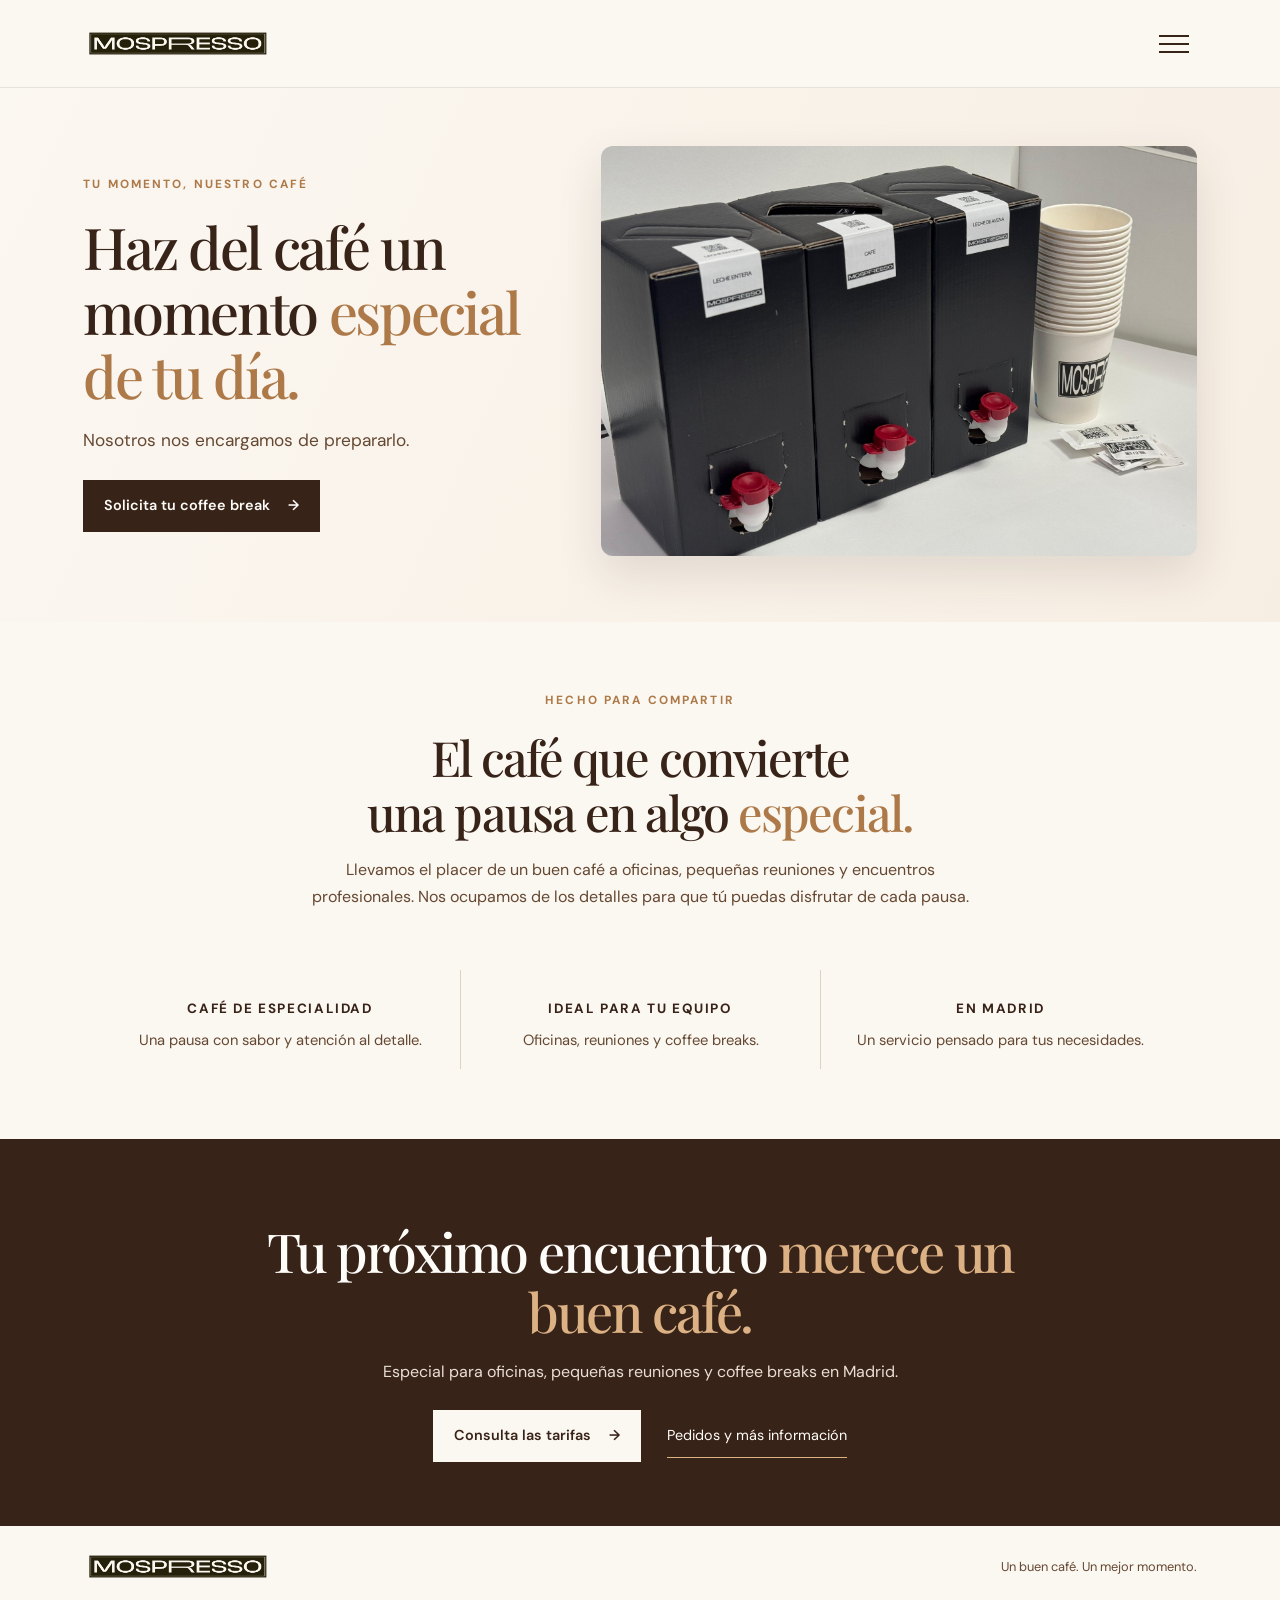
<file: index.html>
<!doctype html>
<html lang="es">
<head>
  <meta charset="utf-8">
  <meta name="viewport" content="width=device-width, initial-scale=1">
  <meta name="description" content="Coffee breaks para oficinas, pequeñas reuniones y eventos en Madrid. MOSPRESSO se encarga de preparar tu café.">
  <meta name="theme-color" content="#fbf7f1">
  <title>MOSPRESSO | Coffee breaks en Madrid</title>
  <link rel="icon" type="image/x-icon" href="LogoIcon.png">
  <link rel="stylesheet" href="style.css">
  <script src="script.js" defer></script>
</head>
<body>
  <header class="site-header">
    <a class="brand" href="https://mospresso.es/" aria-label="MOSPRESSO, inicio">
      <img src="LogoMospressoPequeno.png" alt="MOSPRESSO">
    </a>

    <button class="menu-toggle" type="button" aria-label="Abrir menú"
      aria-expanded="false" aria-controls="site-menu">
      <span></span><span></span><span></span>
    </button>

    <nav class="site-menu" id="site-menu" aria-label="Navegación principal">
      <a href="https://mospresso.es/">Nuestro café</a>
      <a href="https://mospresso.es/nosotros-2/">Sobre nosotros</a>
      <a href="tarifas.html">Tarifas</a>
      <a href="mailto:info@mospresso.es?subject=CoffeeBreak%20Mospresso">Contacto</a>
    </nav>
  </header>

  <main>
    <section class="hero">
      <div class="hero-content">
        <p class="eyebrow">Tu momento, nuestro café</p>
        <h1>Haz del café un momento <span>especial de tu día.</span></h1>
        <p class="hero-copy">Nosotros nos encargamos de prepararlo.</p>
        <a class="button button-primary" href="mailto:info@mospresso.es?subject=CoffeeBreak%20Mospresso">
          Solicita tu coffee break <span aria-hidden="true">→</span>
        </a>
      </div>
      <div class="hero-image">
        <img src="termos.jpeg" alt="Dispensadores de café MOSPRESSO, vasos y sobres preparados para un coffee break">
      </div>
    </section>

    <section class="intro section-wrap">
      <p class="eyebrow">Hecho para compartir</p>
      <h2>El café que convierte<br>una pausa en algo <span>especial.</span></h2>
      <p class="intro-copy">
        Llevamos el placer de un buen café a oficinas, pequeñas reuniones y encuentros profesionales.
        Nos ocupamos de los detalles para que tú puedas disfrutar de cada pausa.
      </p>
    </section>

    <section class="benefits section-wrap" aria-label="Ventajas de MOSPRESSO">
      <article class="benefit">
        <span class="benefit-icon" aria-hidden="true"></span>
        <h3>Café de especialidad</h3>
        <p>Una pausa con sabor y atención al detalle.</p>
      </article>
      <article class="benefit">
        <span class="benefit-icon" aria-hidden="true"></span>
        <h3>Ideal para tu equipo</h3>
        <p>Oficinas, reuniones y coffee breaks.</p>
      </article>
      <article class="benefit">
        <span class="benefit-icon pin-icon" aria-hidden="true"></span>
        <h3>En Madrid</h3>
        <p>Un servicio pensado para tus necesidades.</p>
      </article>
    </section>

    <section class="cta-section">
      <div class="cta-inner">
        <h2>Tu próximo encuentro <span>merece un buen café.</span></h2>
        <p>Especial para oficinas, pequeñas reuniones y coffee breaks en Madrid.</p>
        <div class="cta-links">
          <a class="button button-light" href="tarifas.html">Consulta las tarifas <span aria-hidden="true">→</span></a>
          <a class="text-link" href="mailto:info@mospresso.es?subject=CoffeeBreak%20Mospresso">Pedidos y más información</a>
        </div>
      </div>
    </section>
  </main>

  <footer class="site-footer">
    <a href="https://mospresso.es/" class="brand">
       <img src="LogoMospressoPequeno.png" alt="MOSPRESSO">
    </a>
    <p>Un buen café. Un mejor momento.</p>
  </footer>
</body>
</html>
</file>
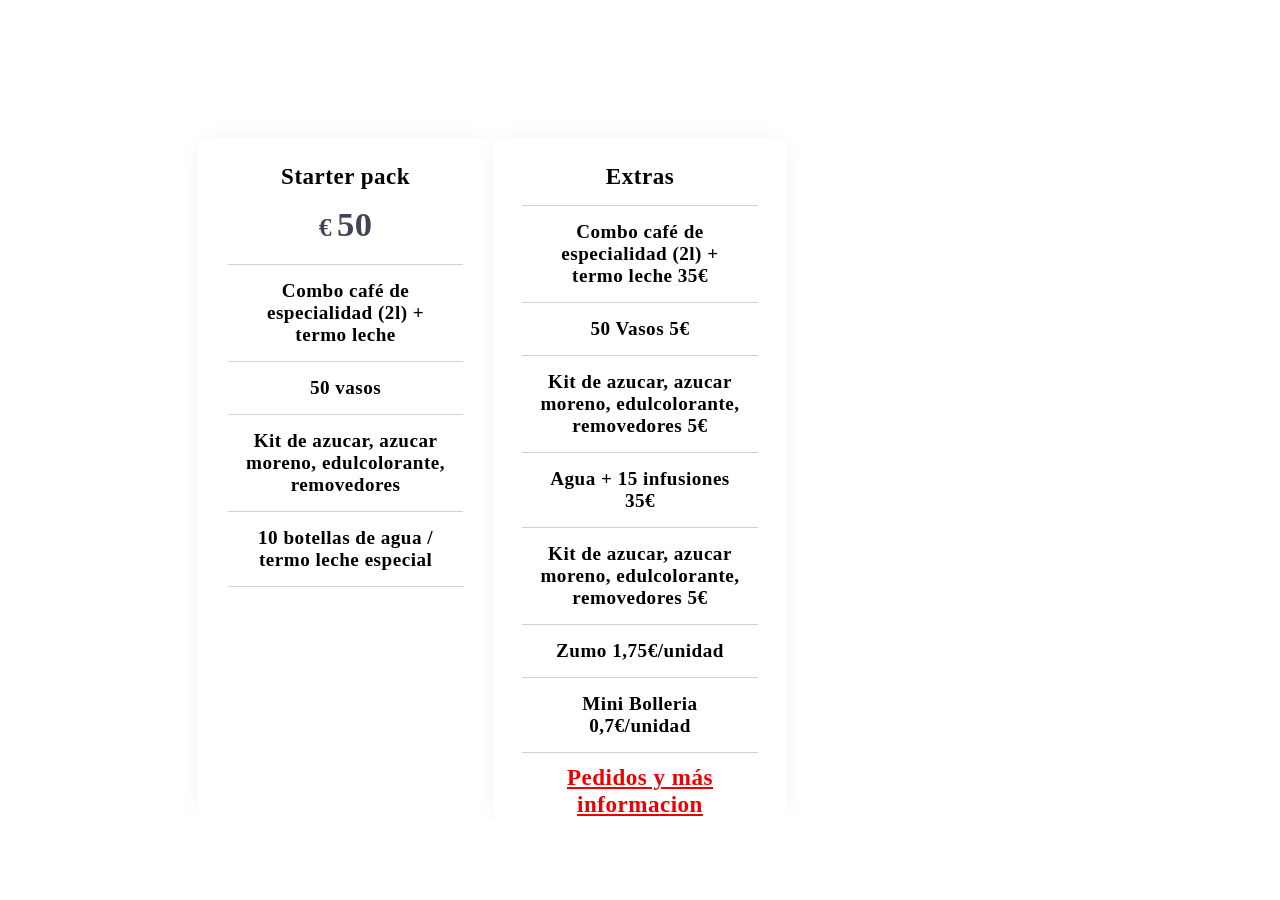
<file: tarifas.html>
<!doctype html>
<html lang="en">
  <html lang="es">
    <head>
      <meta charset="utf-8" />
      <meta name="viewport" content="width=device-width, initial-scale=1" />
      <meta name="description" content="" />
      <title>Tarifas</title>
      <link rel="icon" type="image/x-icon" href="LogoIcon.png" />
      <link href="styletarifas.css" rel="stylesheet" />
      <script src="script.js" defer></script>
    </head>

    <body>
      <header>
        <div class="title">
          <h3></h3>
        </div>
      </header>
      <div class="grid-parent">
        <div class="card basic-card">
          <h4 class="card-title">Starter pack</h4>

          <h1 class="price special-price" style="display: none">
            <span>€</span>50
          </h1>
          <h1 class="price special-price"><span>€</span>50</h1>
          <hr id="hr" />
          <h5 class="text">Combo café de especialidad (2l) + termo leche</h5>
          <hr />
          <h5 class="text">50 vasos</h5>
          <hr />
          <h5 class="text">
            Kit de azucar, azucar moreno, edulcolorante, removedores
          </h5>
          <hr />
          <h5 class="text">10 botellas de agua / termo leche especial</h5>
          <hr />
          <br>
          </div>
          <div class="card master-card">
            <h4 class="card-title">Extras</h4>
            <hr id="hr" />
            <h5 class="text">Combo café de especialidad (2l) + termo leche 35€</h5>
            <hr />
            <h5 class="text">50 Vasos 5€</h5>
            <hr />
            <h5 class="text">Kit de azucar, azucar moreno, edulcolorante, removedores 5€</h5>
            <hr />
            <h5 class="text">Agua + 15 infusiones 35€</h5>
            <hr />
            <h5 class="text">Kit de azucar, azucar moreno, edulcolorante, removedores 5€</h5>
            <hr />
            <h5 class="text">Zumo 1,75€/unidad</h5>
            <hr />
            <h5 class="text">Mini Bolleria 0,7€/unidad</h5>
            <hr />
            <div>
            <a
              style="
                color: rgb(236, 0, 0);
              "
              href="mailto:info@mospresso.es?subject=CoffeeBreak%20Mospresso"
              >Pedidos y más informacion</a
            >
          </div>
          </div>
        </div>
    </body>
  </html>
</html>
</file>
<file: style.css>
@import url('https://fonts.googleapis.com/css2?family=DM+Sans:wght@400;500;600;700&family=Playfair+Display:wght@500;600;700&display=swap');

:root {
  --cream: #fbf7f1;
  --cream-dark: #eee4d8;
  --brown: #382319;
  --brown-light: #654832;
  --caramel: #ad7948;
  --white: #fffdf9;
  --border: #dfd0c0;
  --serif: 'Playfair Display', Georgia, serif;
  --sans: 'DM Sans', 'Trebuchet MS', Arial, sans-serif;
}

* { box-sizing: border-box; }
html { scroll-behavior: smooth; }
body {
  margin: 0;
  min-height: 100vh;
  display: flex;
  flex-direction: column;
  color: var(--brown);
  background: var(--cream);
  font-family: var(--sans);
  line-height: 1.65;
  -webkit-font-smoothing: antialiased;
}
a { color: inherit; text-decoration: none; }
img { display: block; max-width: 100%; }
button, a { -webkit-tap-highlight-color: transparent; }
a:focus-visible, button:focus-visible {
  outline: 3px solid var(--caramel);
  outline-offset: 4px;
}

/* Header and menu */
.site-header {
  position: relative;
  z-index: 10;
  display: flex;
  align-items: center;
  justify-content: space-between;
  min-height: 88px;
  padding: 12px 6.5%;
  background: var(--cream);
  border-bottom: 1px solid rgba(56, 35, 25, .1);
}
.brand { display: inline-flex; align-items: center; max-width: 190px; }
.brand img { width: 100%; max-height: 62px; object-fit: contain; }
.menu-toggle {
  display: flex; flex-direction: column; justify-content: center; gap: 6px;
  width: 46px; height: 46px; padding: 8px;
  border: 0; background: transparent; cursor: pointer;
}
.menu-toggle span {
  display: block; width: 100%; height: 2px; background: var(--brown);
  transition: transform .22s ease, opacity .18s ease;
}
.menu-toggle[aria-expanded="true"] span:first-child { transform: translateY(8px) rotate(45deg); }
.menu-toggle[aria-expanded="true"] span:nth-child(2) { opacity: 0; }
.menu-toggle[aria-expanded="true"] span:last-child { transform: translateY(-8px) rotate(-45deg); }
.site-menu {
  position: absolute; top: calc(100% + 1px); right: 5%;
  display: flex; flex-direction: column; gap: 4px;
  width: min(330px, 90vw); padding: 16px;
  background: var(--white); border: 1px solid var(--border);
  box-shadow: 0 18px 40px rgba(56, 35, 25, .14);
  visibility: hidden; opacity: 0; transform: translateY(-8px);
  transition: opacity .2s ease, transform .2s ease, visibility .2s ease;
}
.site-menu.is-open { visibility: visible; opacity: 1; transform: translateY(0); }
.site-menu a { padding: 12px 14px; border-radius: 3px; }
.site-menu a:hover { background: var(--cream-dark); }

/* Hero */
.hero {
  display: grid; grid-template-columns: minmax(0, .88fr) minmax(0, 1.12fr);
  align-items: center; gap: 4.5%;
  padding: 58px 6.5% 66px; min-height: 520px;
  background: linear-gradient(115deg, #fbf7f1 0%, #f7eee3 100%);
}
.hero-content { max-width: 570px; padding: 20px 0; }
.eyebrow {
  margin: 0; display: inline-block; color: var(--caramel);
  font-size: .74rem; font-weight: 700; letter-spacing: .18em;
  text-transform: uppercase;
}
.hero h1, .intro h2, .cta-section h2 {
  margin: 18px 0; font-family: var(--serif); font-weight: 500;
  letter-spacing: -.04em; line-height: 1.12;
}
.hero h1 { font-size: clamp(2.8rem, 4.5vw, 4.6rem); }
.hero h1 span, .intro h2 span, .cta-section h2 span { color: var(--caramel); }
.hero-copy { max-width: 390px; margin: 0 0 26px; color: var(--brown-light); font-size: 1.08rem; }
.button {
  display: inline-flex; align-items: center; justify-content: center; gap: 18px;
  min-height: 52px; padding: 13px 21px; font-size: .9rem; font-weight: 600;
  transition: transform .2s ease, background .2s ease;
}
.button:hover { transform: translateY(-2px); }
.button-primary { background: var(--brown); color: var(--white); }
.button-primary:hover { background: var(--brown-light); }
.hero-image {
  position: relative; min-width: 0; height: 410px;
  overflow: hidden; background: var(--cream-dark);
  border-radius: 12px;
  box-shadow: 0 18px 45px rgba(56, 35, 25, .12);
}
.hero-image img { width: 100%; height: 100%; object-fit: cover; object-position: center; }
.photo-note {
  position: absolute; right: 15px; bottom: 15px;
  padding: 9px 13px; background: rgba(251,247,241,.94);
  color: var(--brown); font-size: .76rem; font-weight: 600;
}

/* Intro and benefits */
.section-wrap { width: min(1080px, 87%); margin-inline: auto; }
.intro { padding-top: 64px; padding-bottom: 24px; text-align: center; }
.intro h2 { font-size: clamp(2.1rem, 3.8vw, 3.35rem); }
.intro-copy { max-width: 670px; margin: 0 auto; color: var(--brown-light); }
.benefits {
  display: grid; grid-template-columns: repeat(3, minmax(0, 1fr));
  padding-top: 36px; padding-bottom: 70px;
}
.benefit { padding: 16px 28px; text-align: center; }
.benefit + .benefit { border-left: 1px solid var(--border); }
.benefit-icon { display: block; margin-bottom: 12px; color: var(--caramel); font-size: 2.35rem; line-height: 1.2; }
.benefit h3 { margin: 0 0 8px; font-size: .84rem; letter-spacing: .12em; text-transform: uppercase; }
.benefit p { margin: 0; color: var(--brown-light); font-size: .92rem; }

/* Final call to action */
.cta-section { padding: 64px 6.5%; background: var(--brown); color: var(--white); text-align: center; }
.cta-inner { max-width: 780px; margin: auto; }
.cta-section .eyebrow { color: #dcb184; }
.cta-section h2 { font-size: clamp(2.35rem, 4.2vw, 3.8rem); }
.cta-section h2 span { color: #dcb184; }
.cta-section .cta-inner > p:not(.eyebrow) { margin: 0 auto 25px; color: #eadfd5; }
.cta-links { display: flex; align-items: center; justify-content: center; flex-wrap: wrap; gap: 16px 26px; }
.button-light { background: var(--cream); color: var(--brown); }
.button-light:hover { background: var(--cream-dark); }
.text-link { padding: 9px 0; border-bottom: 1px solid #dcb184; font-size: .9rem; }
.text-link:hover { color: #dcb184; }

/* Footer */
.site-footer {
  display: flex; align-items: center; justify-content: space-between; gap: 20px;
  padding: 23px 6.5%; background: var(--cream); color: var(--brown);
}
.footer-brand { font-weight: 700; letter-spacing: .2em; }
.site-footer p { margin: 0; color: var(--brown-light); font-size: .8rem; }

@media (min-width: 1300px) {
  .hero { padding-top: 76px; padding-bottom: 76px; }
  .hero-image { height: 460px; }
}
@media (max-width: 800px) {
  .site-header { min-height: 76px; padding: 10px 5%; }
  .brand { max-width: 155px; }
  .brand img { max-height: 52px; }
  .hero { grid-template-columns: 1fr; gap: 28px; padding: 42px 6% 45px; }
  .hero-content { max-width: 650px; padding: 0; }
  .hero h1 { max-width: 620px; font-size: clamp(2.7rem, 8.5vw, 4rem); }
  .hero-image { height: min(65vw, 430px); min-height: 260px; border-radius: 35% 35% 4px 4px; }
  .intro { padding-top: 52px; }
  .benefits { grid-template-columns: 1fr; padding-bottom: 45px; }
  .benefit { padding: 24px 15px; }
  .benefit + .benefit { border-left: 0; border-top: 1px solid var(--border); }
  .cta-section { padding: 52px 6%; }
}
@media (max-width: 480px) {
  .hero { padding-top: 32px; }
  .hero h1 { font-size: clamp(2.45rem, 10vw, 3.2rem); }
  .hero-image { height: 300px; }
  .intro h2 { font-size: 2.05rem; }
  .cta-links { flex-direction: column; gap: 10px; }
  .site-footer { flex-direction: column; gap: 5px; text-align: center; }
}
@media (prefers-reduced-motion: reduce) {
  *, *::before, *::after { scroll-behavior: auto !important; transition-duration: .01ms !important; }
}
</file>
<file: styletarifas.css>
:root {
      --serif: 'Playfair Display', Georgia, serif;
      --sans: 'DM Sans', 'Trebuchet MS', Arial, sans-serif;
      --bg: #f5f2ed;
      --fg: #0d1117;

    }


html, body {
  margin: 0;

  background-position: 0 110%, 100% 0%;
  background-repeat: no-repeat;
  background: linear-gradient(115deg, var(--cream) 0%, #f4eadd 100%);

  text-align: center;
  font-family:  var(--font-display);
  font-weight: 700;
  font-size: 1.8vw;
  max-width: 100%;
  overflow-x: hidden;
  letter-spacing: 0.5px;
}

hr {
  height: 1px;
  border: 0;
  color: #d2d2d2;
  background-color: #d2d2d2;
}

span {
  font-size: 2vw;
  vertical-align: middle;
  padding-right: 0.2em;
}

h5 {
  margin: 15px;
}

h4.card-title {
  margin: 25px 0 15px 0;
}

.price {
  font-size: 1.5em;
  color: hsl(234, 14%, 30%);
  margin: 0 0 20px 0;
}

.master-price {
  margin-bottom: 25px;
}

.professional-card>h4 {
  margin-top: 40px;
}

.professional-card>.price {
  color: white;
  margin-top: 20px;
}

.title {
  padding: 2rem 0.2rem 0.2rem 0.2rem;
  color: hsl(233, 13%, 49%);
}

.title>h1 {
  margin-bottom: 10px;
}

.sub-title {
  margin-bottom: 0;
  margin-top: 0;
  color: hsl(0, 100%, 50%);
}

.text, .card-title {
  color: hsl(0, 0%, 0%);
}

/* ------------ Grid ------------*/
.grid-parent {
  margin-top: 60px;
  display: grid;
  grid-template-columns: repeat(3, 23%);
  justify-content: center;
}

/* ------------ Cards ------------*/
.card {
  border-radius: 8px;
  padding: 0 10%;
  box-shadow: 0px 0px 25px -8px hsl(240, 8%, 90%);
}

.basic-card, .master-card {
  background-color: white;
  color: rgb(0, 0, 0);
}

.professional-card {
  background-image: linear-gradient(to bottom right, hsl(236, 72%, 79%), hsl(237, 63%, 64%));
  color: white;
  height: 108%;
  place-self: center auto;
}

/* ------------ Buttons Style ------------*/
.button {
  background-image: linear-gradient(to right, hsl(236, 72%, 79%), hsl(237, 63%, 64%));
  width: 100%;
  height: 35px;
  border: none;
  border-radius: 5px;
  color: white;
  padding: 5px 30px;
  text-align: center;
  text-decoration: none;
  margin: 20px 0 25px 0;
  font-weight: 700;
  letter-spacing: 1.3px;
}

.professional-button {
  background-color: #ffffff;
  width: 100%;
  height: 35px;
  border: none;
  border-radius: 5px;
  color: hsl(237, 100%, 20%);
  padding: 5px 30px;
  text-align: center;
  text-decoration: none;
  margin-top: 15px;
  font-weight: 700;
  letter-spacing: 1.3px;
}

.pro-btn:hover {
  border: 1px solid white;
  background-image: linear-gradient(to right, hsl(236, 78%, 73%), hsl(237, 63%, 64%));
  color: white;
  cursor: pointer;
}

.btn:hover {
  background-image: linear-gradient(to right, hsl(0, 0%, 100%), hsl(0, 0%, 100%));
  color: hsl(237, 63%, 64%);
  border: 1px solid hsl(237, 63%, 64%);
  cursor: pointer;
}

/* The switch - the box around the slider */
.switch {
  position: relative;
  display: inline-block;
  width: 35px;
  height: 20px;
  bottom: 3px;
  margin-left: 20px;
  margin-right: 20px;
}

/* Hide default HTML checkbox */
.switch input {
  opacity: 0;
  width: 0;
  height: 0;
}

/* The slider */
.slider {
  position: absolute;
  cursor: pointer;
  top: 0;
  left: 0;
  right: 0;
  bottom: 0;
  background-image: linear-gradient(to right, hsl(236, 78%, 73%), hsl(237, 63%, 64%));
  transition: .4s;
}

.slider:hover {
  opacity: 0.5;
}

.slider:before {
  position: absolute;
  content: "";
  height: 16px;
  width: 16px;
  left: 3px;
  bottom: 2px;
  background-color: white;
  transition: .4s;
}

input:checked+.slider {
  background-image: linear-gradient(to right, hsl(235, 82%, 80%), hsl(237, 67%, 67%));
}

input:focus+.slider {
  box-shadow: 0 0 1px hsl(237, 63%, 64%);
}

input:checked+.slider:before {
  transform: translateX(13px);
}

/* Rounded sliders */
.slider.round {
  border-radius: 34px;
}

.slider.round:before {
  border-radius: 50%;
}

/* ------------ Footer ------------*/
footer {
  margin-top: 50px;
}

.attribution {
  font-size: 10px;
  text-align: center;
  display: block;
  color: grey;
  padding-bottom: 15px;
}

.attribution a {
  text-decoration: none;
  color: grey;
}

/* ------------ Mobile View: When the screen size is 800px or lower do this: ------------*/
@media screen and (max-width: 800px) {
  body {
    background-image: url("../images/bg-top.svg");
    background-size: 280px 310px;
    background-position: 140% 0%;
    font-size: 1.2rem;
  }

  span {
    font-size: 1.2rem;
  }

  .title {
    padding-top: 2rem;
  }

  .switch-section {
    padding: 3rem;
  }

  .grid-parent {
    margin-top: 20px;
    grid-template-columns: repeat(1, 70%);
    grid-row-gap: 6rem;
  }

  h4.card-title {
    margin: 30px 0 15px 0;
  }

  footer {
    margin-top: 30px;
  }
}
</file>
